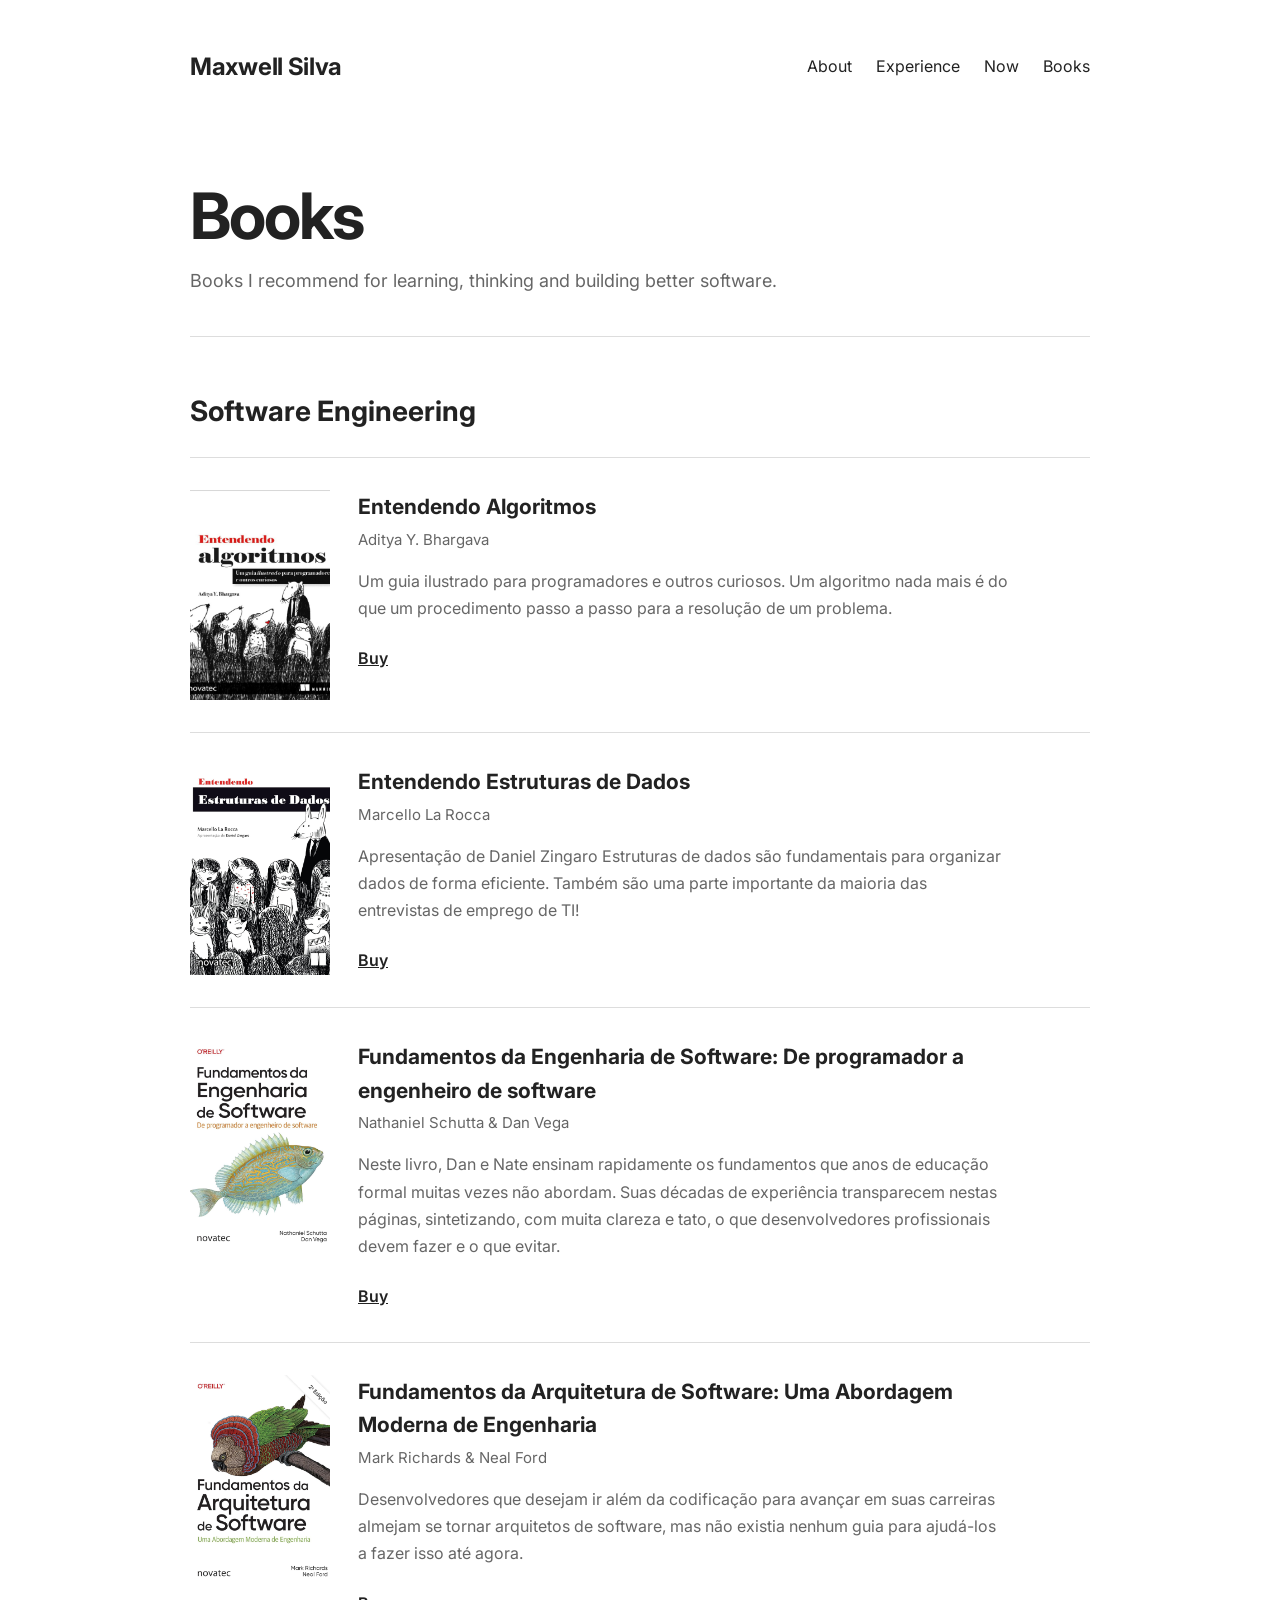
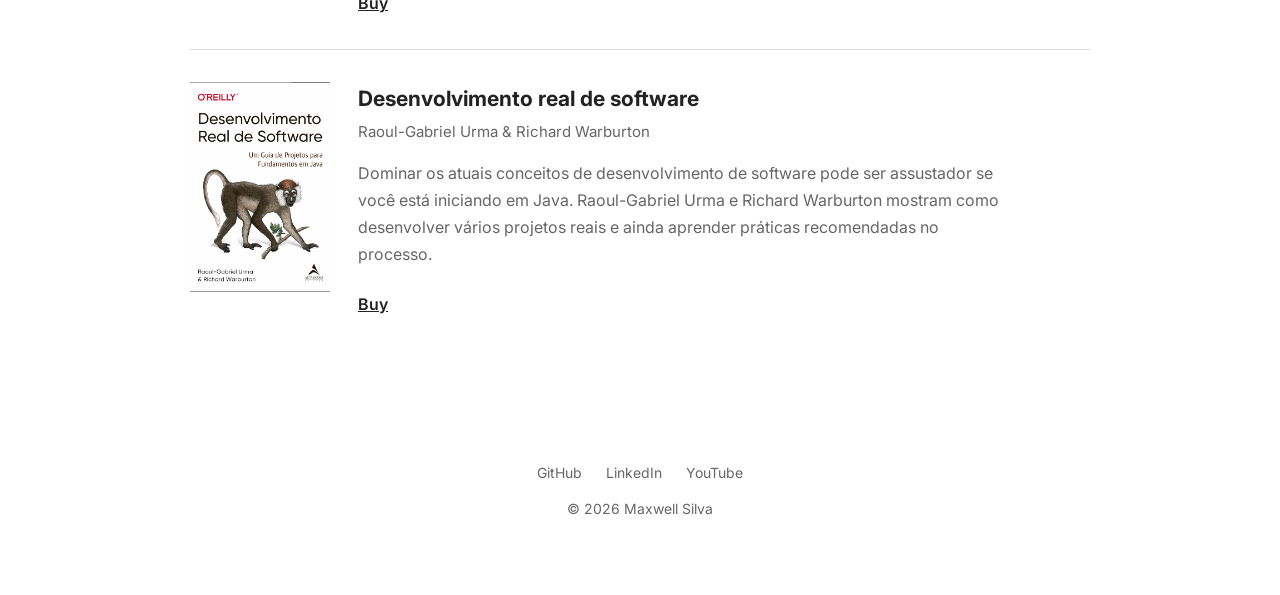
<file: books.html>
<!DOCTYPE html>
<html lang="en">
<head>
    <meta charset="UTF-8">
    <meta name="viewport" content="width=device-width, initial-scale=1.0">

    <meta
        name="description"
        content="A collection of books recommended by Maxwell Silva."
    >

    <title>Books — Maxwell Silva</title>

    <link rel="preconnect" href="https://fonts.googleapis.com">
    <link rel="preconnect" href="https://fonts.gstatic.com" crossorigin>

    <link
        href="https://fonts.googleapis.com/css2?family=Inter:wght@400;500;600;700&display=swap"
        rel="stylesheet"
    >

    <link rel="stylesheet" href="css/style.css">
</head>

<body id="top">

    <header>
        <nav aria-label="Main navigation">
            <a href="index.html">Maxwell Silva</a>

            <div>
                <a href="index.html#about">About</a>
                <a href="index.html#experience">Experience</a>
                <a href="index.html#now">Now</a>
                <a href="books.html">Books</a>
            </div>
        </nav>

        <div class="page-header">
            <h1>Books</h1>

            <p>
                Books I recommend for learning, thinking and building better software.
            </p>
        </div>
    </header>

    <main>

        <section>
            <h2>Software Engineering</h2>

            <article class="book">
                <img
                    src="assets/entendendo-algoritmos.jpg"
                    alt="Capa do livro Entendendo Algoritmos, de Aditya Y. Bhargava"
                >

                <div class="book-content">
                    <h3>Entendendo Algoritmos</h3>

                    <p class="book-author">
                        Aditya Y. Bhargava
                    </p>

                    <p>
                        Um guia ilustrado para programadores e outros curiosos.
                        Um algoritmo nada mais é do que um procedimento passo a passo para a resolução de um problema.
                    </p>

                    <a href="https://a.co/d/0cFeRSHu"
                    target="_blank"
                    rel="noopener noreferrer">
                        Buy
                    </a>
                </div>
            </article>

            <article class="book">
                <img
                    src="assets/entendendo-dados.jpg"
                    alt="Capa do livro Entendendo Estruturas de Dados, de Marcello La Rocca"
                >

                <div class="book-content">
                    <h3>Entendendo Estruturas de Dados</h3>

                    <p class="book-author">
                        Marcello La Rocca
                    </p>

                    <p>
                        Apresentação de Daniel Zingaro Estruturas de dados são fundamentais para organizar dados de forma eficiente.
                        Também são uma parte importante da maioria das entrevistas de emprego de TI!
                    </p>

                    <a href="https://a.co/d/05d3PqtP"
                    target="_blank"
                    rel="noopener noreferrer">
                        Buy
                    </a>
                </div>
            </article>

            <article class="book">
                <img
                    src="assets/fundamentos-eng-software.jpg"
                    alt="Capa do livro Fundamentos De Engenharia de Software, de Nathaniel Schutta & Dan Vega"
                >
                <div class="book-content">
                    <h3>Fundamentos da Engenharia de Software: De programador a engenheiro de software</h3>

                    <p class="book-author">
                        Nathaniel Schutta & Dan Vega
                    </p>

                    <p>
                        Neste livro, Dan e Nate ensinam rapidamente os fundamentos que anos de educação formal muitas vezes não abordam.
                        Suas décadas de experiência transparecem nestas páginas, sintetizando, com muita clareza e tato, o que desenvolvedores profissionais devem fazer e o que evitar.
                    </p>

                    <a href="https://a.co/d/029Amclx"
                    target="_blank"
                    rel="noopener noreferrer">
                        Buy
                    </a>
                </div>
            </article>

            <article class="book">
                <img
                    src="assets/fundamentos-arquitetura.jpg"
                    alt="Capa do livro Fundamentos De Arquitetura de Software, de Mark Richards & Neal Ford"
                >
                <div class="book-content">
                    <h3>Fundamentos da Arquitetura de Software: Uma Abordagem Moderna de Engenharia</h3>

                    <p class="book-author">
                        Mark Richards & Neal Ford
                    </p>

                    <p>
                        Desenvolvedores que desejam ir além da codificação para avançar em suas carreiras almejam se tornar arquitetos de software,
                        mas não existia nenhum guia para ajudá-los a fazer isso até agora.
                    </p>

                    <a href="https://a.co/d/0eVxXaUC"
                    target="_blank"
                    rel="noopener noreferrer">
                        Buy
                    </a>
                </div>    
            </article>

            <article class="book">
                <img
                    src="assets/desenvolvimento-software.jpg"
                    alt="Capa do livro Desenvolvendo Real de Software, de Raoul-Gabriel Urma & Richard Warburton"
                >
                <div class="book-content">    
                    <h3>Desenvolvimento real de software</h3>

                    <p class="book-author">
                        Raoul-Gabriel Urma & Richard Warburton
                    </p>

                    <p>
                        Dominar os atuais conceitos de desenvolvimento de software pode ser assustador se você está iniciando em Java.
                        Raoul-Gabriel Urma e Richard Warburton mostram como desenvolver vários projetos reais e ainda aprender práticas recomendadas no processo.
                    </p>

                    <a href="https://a.co/d/094Z7gMA"
                    target="_blank"
                    rel="noopener noreferrer">
                        Buy
                    </a>
                </div>
            </article>

        </section>

    </main>


    <footer>
        <div>
            <a href="https://github.com/maxwellssilva">GitHub</a>
            <a href="https://www.linkedin.com/in/maxwellssilva/">LinkedIn</a>
            <a href="https://www.youtube.com/@maxwellssilvva">YouTube</a>
        </div>

        <p>© 2026 Maxwell Silva</p>
    </footer>

</body>
</html>
</file>
<file: css/style.css>
/* =========================
   Base
   ========================= */

:root {
    color-scheme: light;

    --background: #ffffff;
    --text: #222222;
    --text-secondary: #666666;
    --border: #dddddd;
}

@media (prefers-color-scheme: dark) {
    :root {
        color-scheme: dark;

        --background: #111111;
        --text: #f5f5f5;
        --text-secondary: #aaaaaa;
        --border: #333333;
    }
}

* {
    box-sizing: border-box;
}

html {
    scroll-behavior: smooth;
}

body {
    margin: 0;
    font-family: "Inter", sans-serif;
    line-height: 1.6;
    color: var(--text);
    background: var(--background);
}

main,
header,
footer {
    width: min(900px, calc(100% - 40px));
    margin: 0 auto;
}


/* =========================
   Navigation
   ========================= */

nav {
    display: flex;
    justify-content: space-between;
    align-items: center;
    gap: 24px;
    padding: 24px 0;
}

nav > a {
    flex-shrink: 0;
    color: inherit;
    font-size: 24px;
    font-weight: 700;
    letter-spacing: -0.3px;
    text-decoration: none;
}

nav div {
    display: flex;
    flex-wrap: wrap;
    justify-content: flex-end;
    gap: 8px 24px;
}

nav div a {
    color: inherit;
    text-decoration: none;
}

a:hover {
    text-decoration: underline;
}


/* =========================
   Header / Hero
   ========================= */

header {
    padding: 24px 0 0;
}

header > div {
    padding: 100px 0 90px;
}

header > div h2 {
    margin: 0 0 16px;
    font-size: 16px;
    font-weight: 500;
    color: var(--text-secondary);
}

header h1 {
    max-width: 850px;
    margin: 0;
    font-size: clamp(42px, 7vw, 64px);
    line-height: 1.05;
    letter-spacing: -2px;
}


/* =========================
   Sections
   ========================= */

section {
    padding: 52px 0;
    border-top: 1px solid var(--border);
}

h2 {
    margin-top: 0;
    font-size: 28px;
}

article {
    padding: 20px 0;
}

article h3 {
    margin-bottom: 8px;
}


/* =========================
   About
   ========================= */

#about {
    max-width: 700px;
}

#about p {
    font-size: 18px;
    line-height: 1.8;
    color: var(--text-secondary);
}


/* =========================
   Footer
   ========================= */

footer {
    padding: 60px 0;
    color: var(--text-secondary);
    font-size: 14px;
    text-align: center;
}

footer > div {
    display: flex;
    justify-content: center;
    gap: 24px;
}

footer a {
    color: inherit;
    text-decoration: none;
}


/* =========================
   Mobile
   ========================= */

@media (max-width: 600px) {
    main,
    header,
    footer {
        width: calc(100% - 32px);
    }

    nav {
        flex-direction: column;
        align-items: center;
        gap: 14px;
        padding: 20px 0;
    }

    nav > a {
        font-size: 20px;
    }

    nav div {
        width: 100%;
        justify-content: center;
        gap: 8px 18px;
    }

    nav div a {
        font-size: 15px;
    }

    header {
        padding-top: 12px;
    }

    header > div {
        padding: 56px 0 56px;
    }

    header > div h2 {
        margin-bottom: 14px;
        font-size: 15px;
    }

    header h1 {
        max-width: 100%;
        font-size: clamp(38px, 11vw, 48px);
        line-height: 1.08;
        letter-spacing: -1.5px;
    }

    section {
        padding: 48px 0;
    }

    h2 {
        font-size: 26px;
    }

    #about p {
        font-size: 17px;
        line-height: 1.7;
    }

    article {
        padding: 16px 0;
    }

    footer {
        padding: 48px 0;
    }

    footer > div {
        flex-wrap: wrap;
        gap: 12px 20px;
    }
}

.page-header {
    padding: 72px 0 40px;
}

.page-header h1 {
    margin: 0 0 16px;
    font-size: clamp(42px, 7vw, 64px);
    line-height: 1.05;
    letter-spacing: -2px;
}

.page-header p {
    max-width: 600px;
    margin: 0;
    color: var(--text-secondary);
    font-size: 18px;
    line-height: 1.7;
}

.book {
    padding: 28px 0;
    border-top: 1px solid var(--border);
}

.book h3 {
    margin: 0 0 4px;
    font-size: 21px;
}

.book-author {
    margin: 0 0 12px;
    color: var(--text-secondary);
    font-size: 15px;
}

.book > p:not(.book-author) {
    max-width: 650px;
    color: var(--text-secondary);
}

.book a {
    display: inline-block;
    margin-top: 8px;
    color: inherit;
    font-weight: 600;
}

@media (max-width: 600px) {
    .page-header {
        padding: 56px 0 44px;
    }

    .page-header h1 {
        font-size: 44px;
        letter-spacing: -1.5px;
    }

    .page-header p {
        font-size: 17px;
    }

    .book {
        padding: 24px 0;
    }

    .book {
        grid-template-columns: 90px 1fr;
        gap: 20px;
    }

    .book img {
        width: 90px;
    }

    .book h3 {
        font-size: 18px;
    }
}

.book {
    display: grid;
    grid-template-columns: 140px 1fr;
    gap: 28px;
    padding: 32px 0;
    border-top: 1px solid var(--border);
}

.book img {
    width: 140px;
    aspect-ratio: 2 / 3;
    object-fit: cover;
    display: block;
}

.book-content {
    max-width: 650px;
}

.book h3 {
    margin: 0 0 4px;
    font-size: 21px;
}

.book-author {
    margin: 0 0 16px;
    color: var(--text-secondary);
    font-size: 15px;
}

.book-content > p:not(.book-author) {
    color: var(--text-secondary);
    line-height: 1.7;
}

.book a {
    display: inline-block;
    margin-top: 8px;
    color: inherit;
    font-weight: 600;
}
</file>
